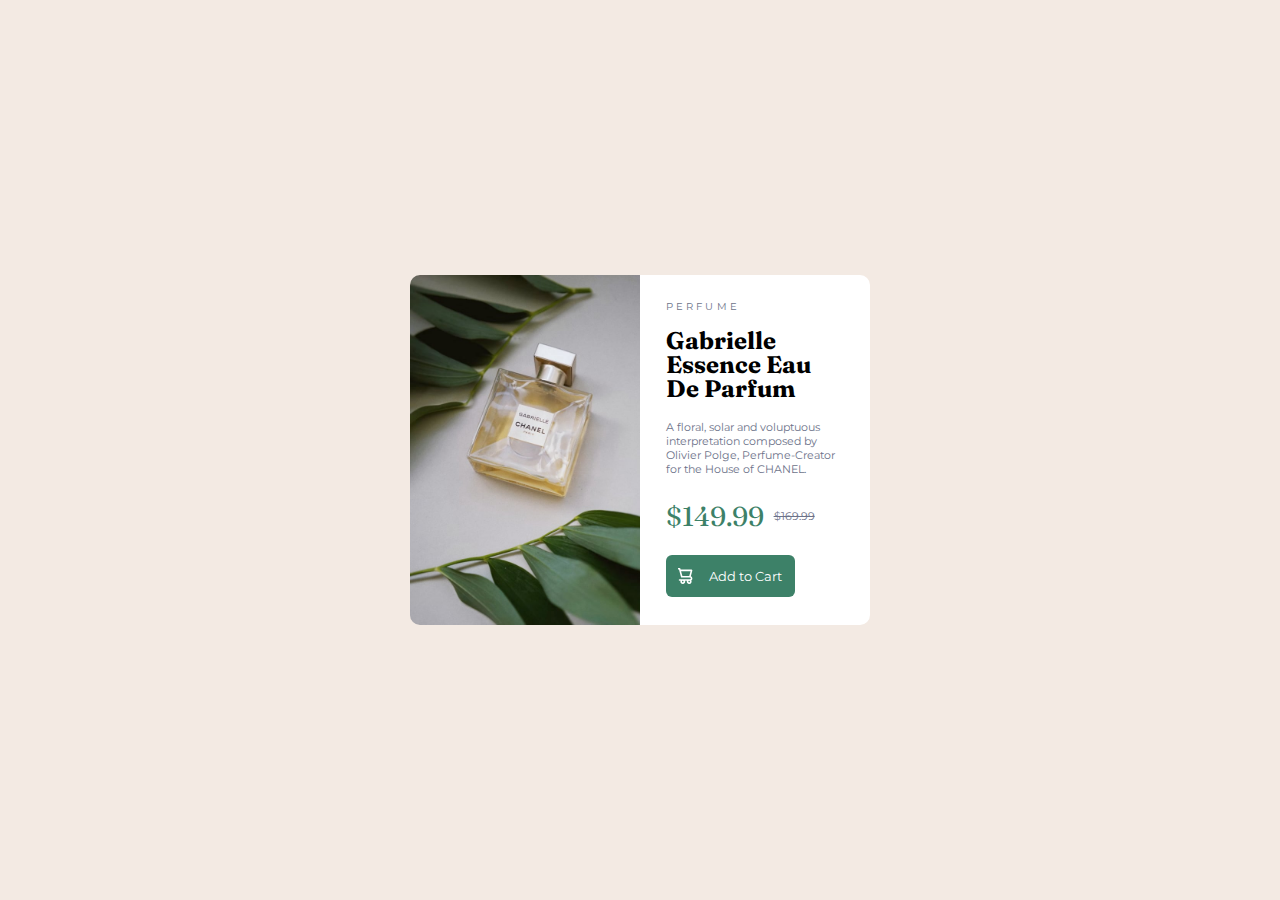
<file: index.html>
<!DOCTYPE html>
<html lang="en">
<head>
    <meta charset="UTF-8">
    <meta http-equiv="X-UA-Compatible" content="IE=edge">
    <meta name="viewport" content="width=device-width, initial-scale=1.0">
    <title>Frontend Mentor | Product preview card component</title>

    <link rel="stylesheet" href="style.css">
    <link rel="shortcut icon" href="images/favicon-32x32.png" type="image/x-icon">

    <link rel="preconnect" href="https://fonts.googleapis.com">
    <link rel="preconnect" href="https://fonts.gstatic.com" crossorigin>
    <link href="https://fonts.googleapis.com/css2?family=Fraunces:opsz,wght@9..144,700&family=Montserrat:wght@500;700&display=swap" rel="stylesheet">
</head>
<body>
    <main>
        <div class="container">
            <div class="main-content-wrapper">
                <div class="even-row-center">
                    <div class="grid-row-box left-box">
                        <img src="images/image-product-desktop.jpg" alt="" >
                        <img src="images/image-product-mobile.jpg" alt="" id="hidden">
                    </div>

                    <div class="grid-row-box right-box">
                        <p class="semi-title">PERFUME</p>
                        <h1>Gabrielle Essence Eau De Parfum</h1>
                        <p class="body-text-description">
                            A floral, solar and voluptuous interpretation composed by Olivier Polge, Perfume-Creator for the House of CHANEL.
                        </p>

                        <p class="price-box">
                            <span class="main-price">$149.99</span>
                            <span class="prev-price">$169.99</span>
                        </p>
                        
                        <a href="result.html"><button class="btn add-to-cart-btn" ><img src="images/icon-cart.svg" alt="">Add to Cart</button></a>
                    </div>
                </div>
            </div>
        </div>
    </main>
</body>
</html>
</file>
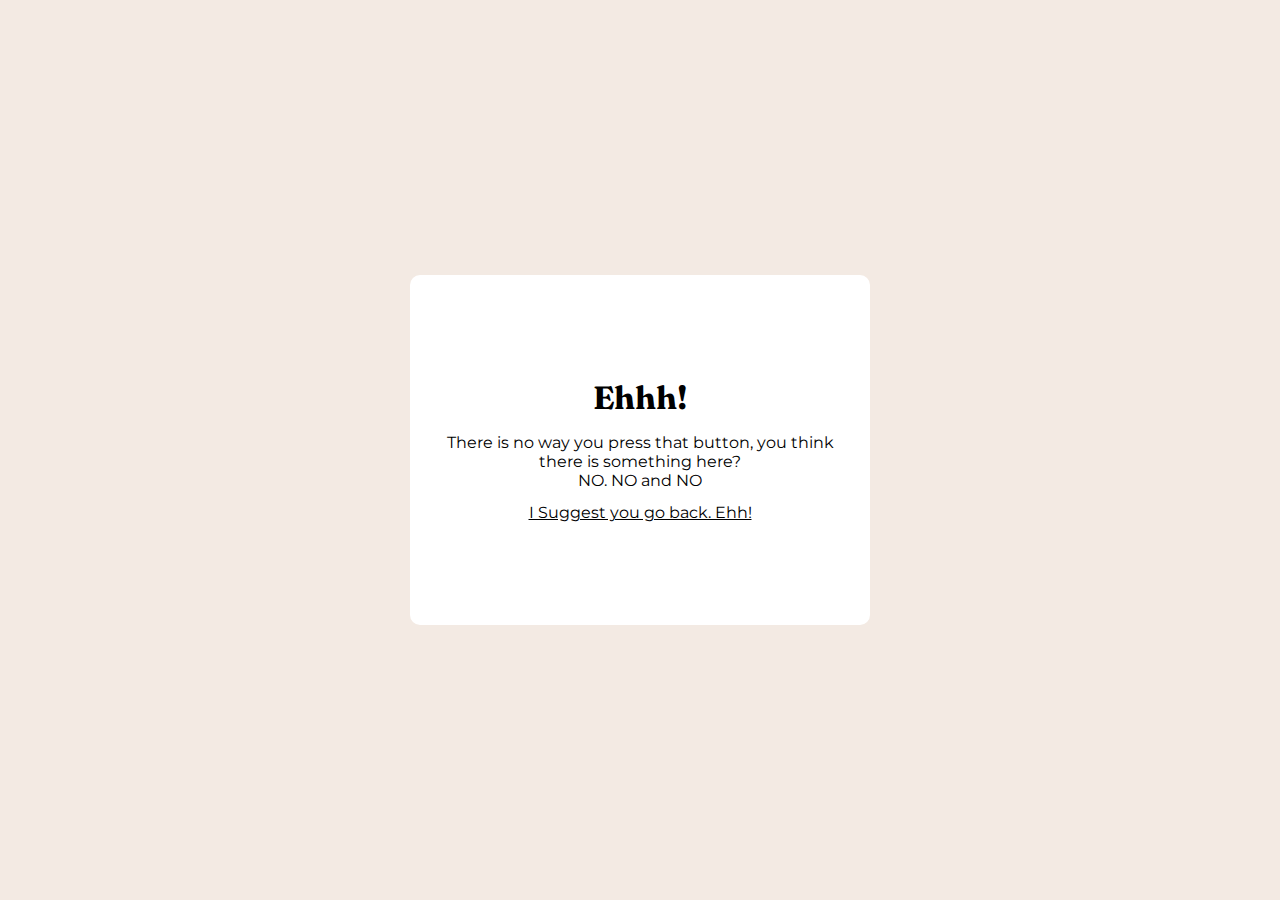
<file: result.html>
<!DOCTYPE html>
<html lang="en">
<head>
    <meta charset="UTF-8">
    <meta http-equiv="X-UA-Compatible" content="IE=edge">
    <meta name="viewport" content="width=device-width, initial-scale=1.0">
    <title>Frontend Mentor | Product preview card component</title>

    <link rel="stylesheet" href="style.css">
    <link rel="shortcut icon" href="images/favicon-32x32.png" type="image/x-icon">

    <link rel="preconnect" href="https://fonts.googleapis.com">
    <link rel="preconnect" href="https://fonts.gstatic.com" crossorigin>
    <link href="https://fonts.googleapis.com/css2?family=Fraunces:opsz,wght@9..144,700&family=Montserrat:wght@500;700&display=swap" rel="stylesheet">
</head>
<body>
    <main>
        <div class="result-wrapper">
            <div class="flex-centered-main-div">
                <div class="flex-centered-main-content-box">
                    <div class="header-title">
                        <h1>Ehhh!</h1>
                    </div>
                    <div class="main-text-container">
                        <p>There is no way you press that button, you think there is something here? 
                            <br>
                            NO. NO and NO</p>
                        <a href="index.html">I Suggest you go back. Ehh!</a>
                    </div>
                </div>
            </div>
        </div>
    </main>
    
</body>
</html>
</file>
<file: style.css>
:root {
    --clr-highlight-text: #1c232b;
    --clr-body-text: #6c7289;
    --clr-accent: #3d8168;

    --clr-hover-accent: #1a4031;

    --clr-bg-primary: #f3eae3;

    --clr-neutral-400: #ffffff;

    --size-row-box-width: 230px;
    --size-row-box-height: 350px;

    --ff-accent:'Fraunces', serif;
    --ff-body: 'Montserrat', sans-serif;
}

body, h1, h2, h3, h4, p {
    margin: 0;
}

* {
    box-sizing: border-box;
}

a {
    text-decoration: none;
}

.container {
    background-color: var(--clr-bg-primary);
    height: 100%;
}

.even-row-center {
    height: 100vh;
    border-radius: 10px;
}

.grid-row-box {
    height: var(--size-row-box-height);
    background-color: var(--clr-neutral-400);
}

.left-box img {
    width: var(--size-row-box-width);
    height: var(--size-row-box-height);
    border-top-left-radius: 10px;
    border-bottom-left-radius: 10px;
}

#hidden {
    display: none;
}

.right-box {
    width: var(--size-row-box-width);
    padding: 1.6rem;
    border-top-right-radius: 10px;
    border-bottom-right-radius: 10px;
}

.left-box {
    background-color: var(--clr-bg-primary);
}

.semi-title {
    font-family: var(--ff-body);
    letter-spacing: 0.2rem;
    color: var(--clr-body-text);
    font-size: 0.6rem;
}

.right-box h1 {
    font-family: var(--ff-accent);
    font-size: 1.5rem;
    line-height: 1.5rem;
    margin-top: 1.1rem;
}

.body-text-description {
    font-size: .7rem;
    font-family: var(--ff-body);
    color: var(--clr-body-text);
    margin-top: 1.2rem;
}

.price-box {
    margin: 1.4rem 0;
    display: flex;
    align-items: center;
}

.main-price {
    font-size: 1.7rem;
    font-family: var(--ff-accent);
    color: var(--clr-accent);
}

.prev-price {
    font-family: var(--ff-body);
    font-size: 0.7rem;
    margin-left: 10px;
    text-decoration: line-through;
    color: var(--clr-body-text);
}

.add-to-cart-btn {
    padding: 0.8rem;
    border-radius: 6px;
    background-color: var(--clr-accent);
    color: var(--clr-neutral-400);
    font-family: var(--ff-body);
    display: flex;
    align-items: center;
    justify-content: center;
}

.add-to-cart-btn img {
    padding-right: 1rem;
}

.add-to-cart-btn:hover {
    cursor: pointer;
    background-color: var(--clr-hover-accent);
}

@media screen and (max-width: 500px) {
    .even-row-center {
        flex-direction: column !important;
        height: 100vh;
        width: 100%;
        padding: 4rem;
    }

    .left-box {
        width: 100%;
        height: 250px;
    }

    .left-box img {
        display: none;
        border-top-left-radius: 10px;
        border-top-right-radius: 10px;
        border-bottom-left-radius: 0px;
    }

    .right-box {
        width: 100%;
        border-top-right-radius: 0px;
        border-bottom-right-radius: 10px;
        border-bottom-left-radius: 10px;
    }

    #hidden {
        display: block;
        width: 100%;
        height: 100%;
    }

    .body-text-description {
        font-size: 0.8rem;
    }

    .right-box h1 {
        font-size: 1.8rem;
        line-height: 1.9rem;
    }
}

@media screen and (max-width: 400px) {
    .even-row-center {
        padding: 1rem;
    }
}


/* RESULT.HTML */
.flex-centered-main-div {
    display: flex;
    justify-content: center;
    align-items: center;
    height: 100vh;
    width: 100%;
    background-color: var(--clr-bg-primary);
}

.flex-centered-main-content-box {
    width: calc(var(--size-row-box-width) + var(--size-row-box-width));
    height: var(--size-row-box-height);
    display: flex;
    justify-content: center;
    align-items: center;
    flex-direction: column;
    text-align: center;
    background-color: var(--clr-neutral-400);
    border-radius: 10px;
    padding: 1rem;
}

.header-title {
    font-family: var(--ff-accent);
    margin-bottom: 1rem;
}

.main-text-container p {
    font-family: var(--ff-body);
    margin-bottom: .8rem;
}

.main-text-container a {
    font-family: var(--ff-body);
    color: black;
    text-decoration: underline;
}


/* Utility Classes */
.even-row-center {
    display: flex;
    flex-direction: row;
    justify-content: center;
    align-items: center;
}

.grid-row-box {
    display: flex;
    flex-direction: column;
}

.btn {
    border: 0;
}
</file>
